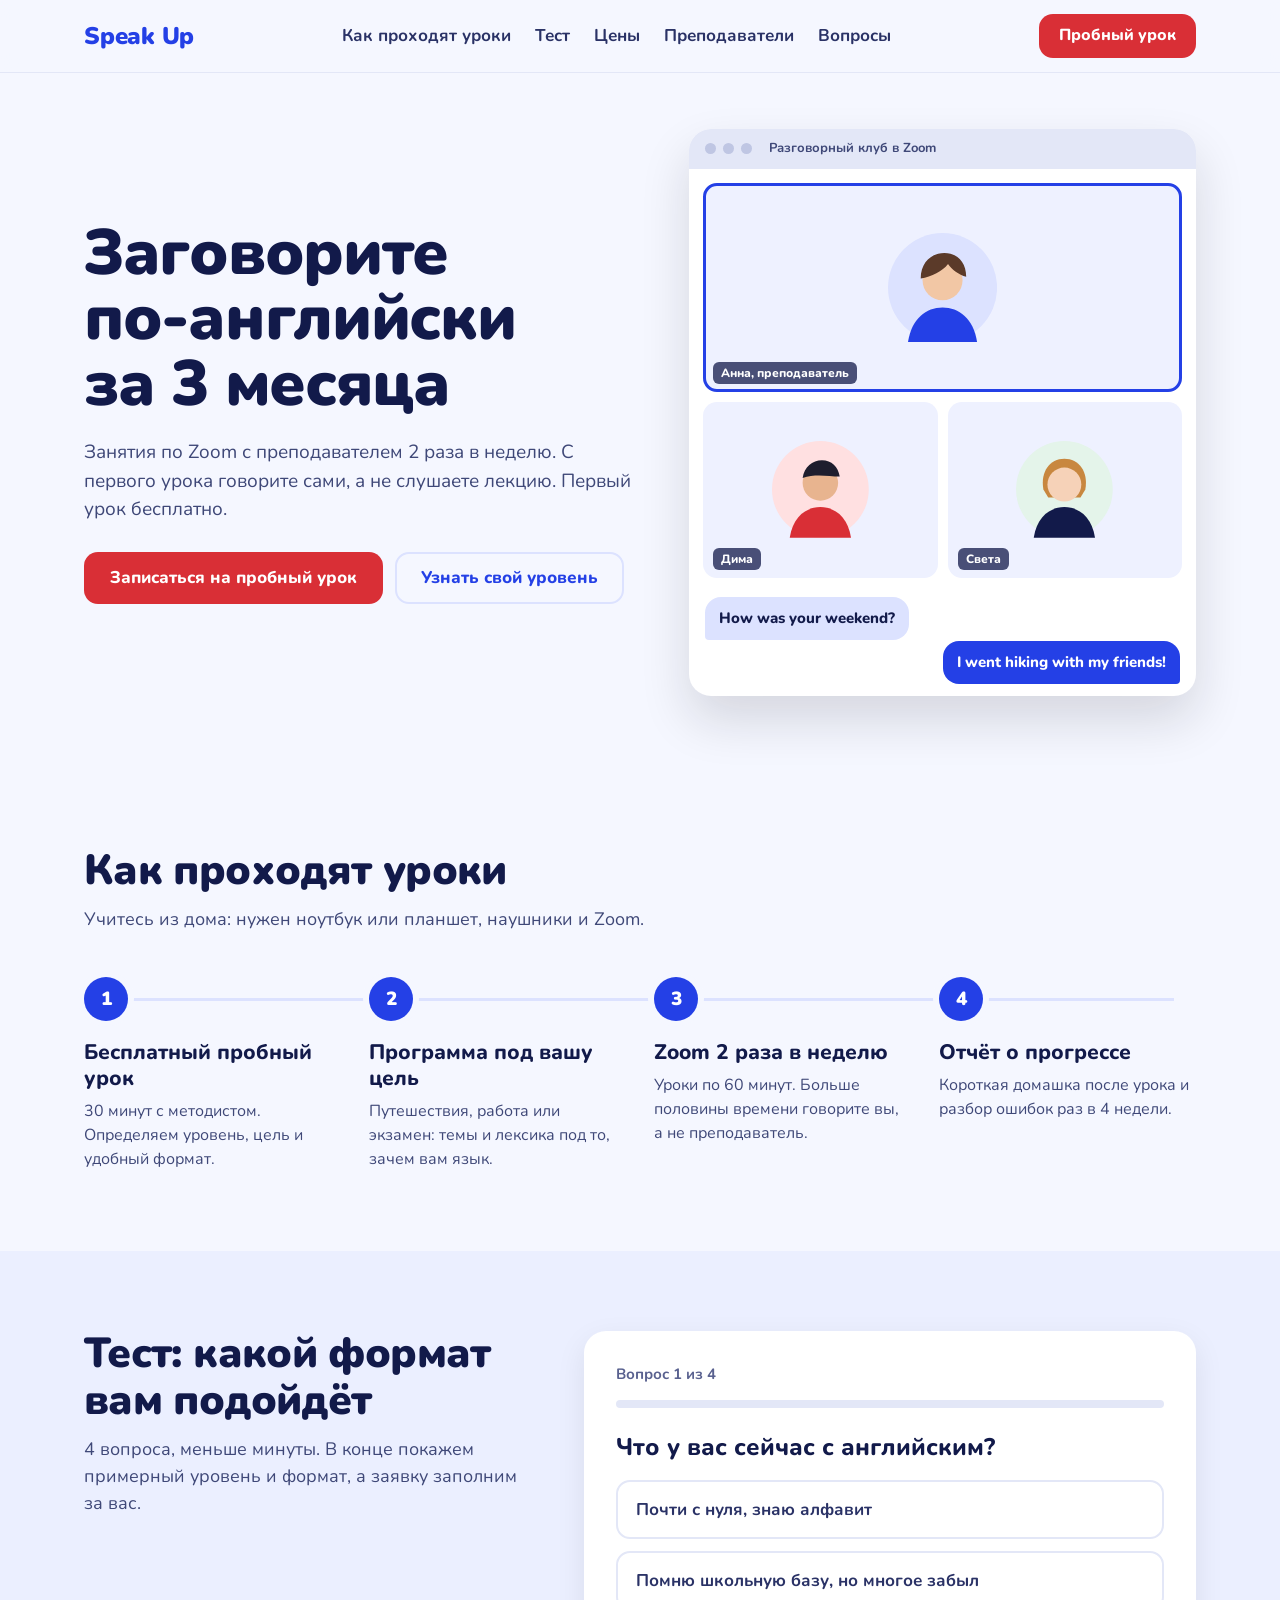
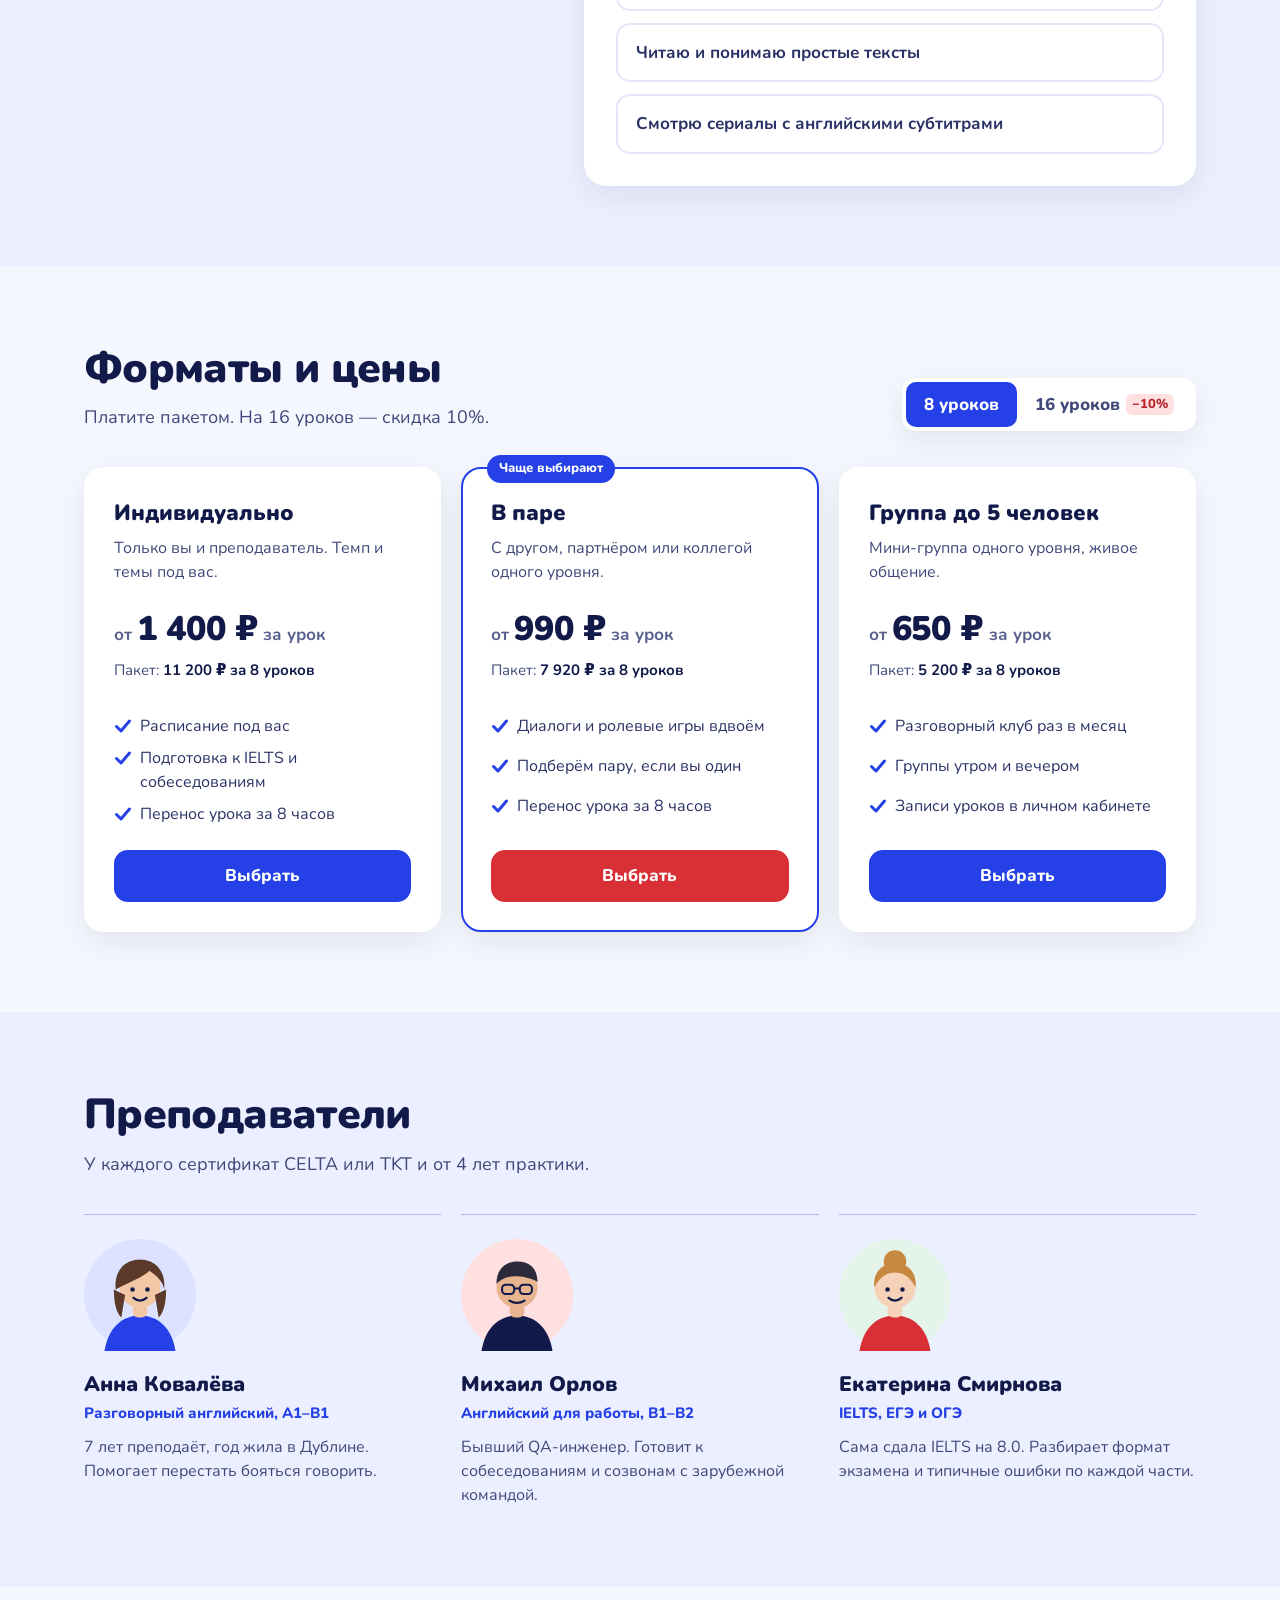
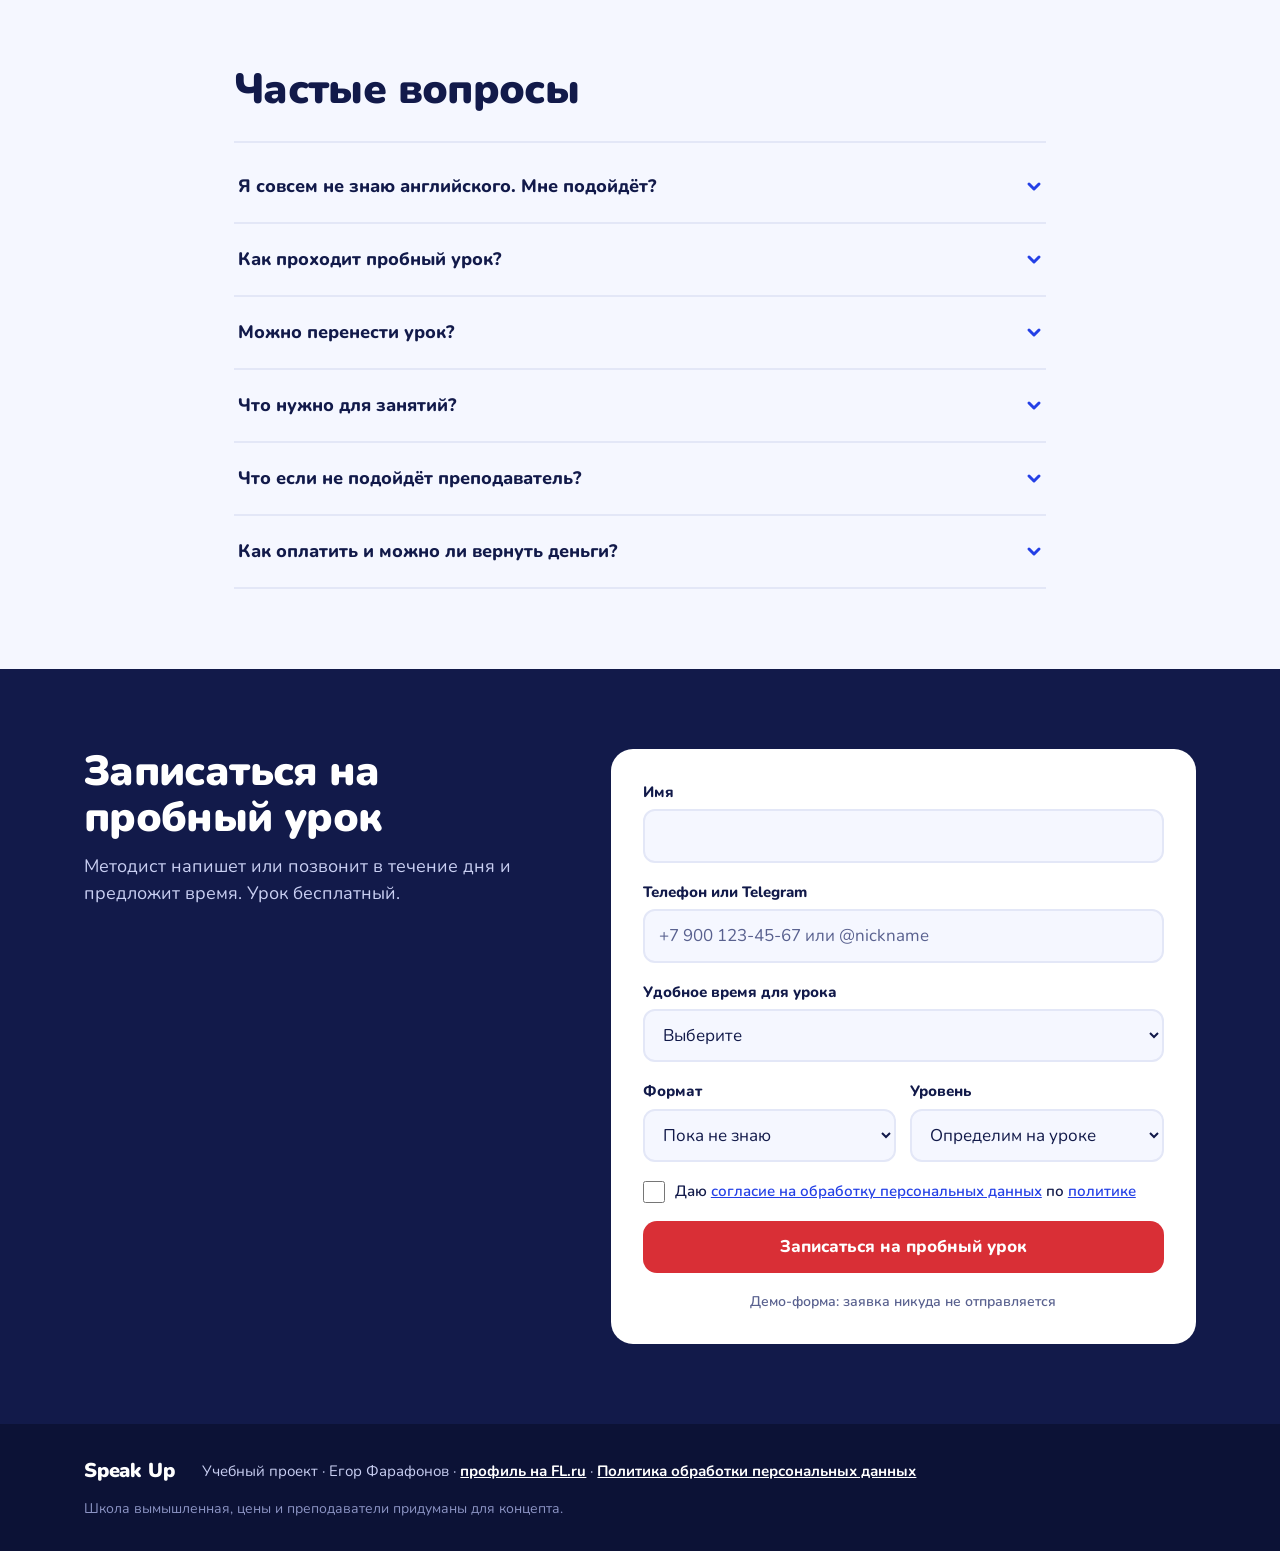
<file: index.html>
<!doctype html>
<html lang="ru">
<head>
  <meta charset="utf-8">
  <meta name="viewport" content="width=device-width, initial-scale=1">
  <title>Speak Up: английский по Zoom</title>
  <meta name="description" content="Английский по Zoom с преподавателем 2 раза в неделю. Индивидуально, в паре или в группе до 5 человек. Тест на уровень и бесплатный пробный урок.">
  <meta name="theme-color" content="#2440E6">
  <meta property="og:type" content="website">
  <meta property="og:locale" content="ru_RU">
  <meta property="og:site_name" content="Speak Up">
  <meta property="og:title" content="Speak Up — заговорите по-английски за 3 месяца">
  <meta property="og:description" content="Занятия по Zoom 2 раза в неделю. Пройдите тест из 4 вопросов и запишитесь на бесплатный пробный урок.">
  <meta property="og:url" content="https://xevorin.github.io/speakup-school/">
  <meta property="og:image" content="https://xevorin.github.io/speakup-school/screenshot.png">
  <meta name="twitter:card" content="summary_large_image">
  <link rel="icon" href="favicon.svg" type="image/svg+xml">
  <link rel="stylesheet" href="fonts/fonts.css">
  <link rel="stylesheet" href="css/style.css">
</head>
<body>
  <a class="skip" href="#main">Перейти к содержимому</a>

  <header class="header">
    <div class="wrap header__in">
      <a class="logo" href="#top" aria-label="Speak Up, на главную">Speak&nbsp;Up</a>
      <nav class="nav" aria-label="Разделы">
        <a href="#how">Как проходят уроки</a>
        <a href="#quiz">Тест</a>
        <a href="#prices">Цены</a>
        <a href="#teachers">Преподаватели</a>
        <a href="#faq">Вопросы</a>
      </nav>
      <a class="btn btn--red btn--sm" href="#signup">Пробный урок</a>
    </div>
  </header>

  <main id="main">
    <section class="hero" id="top" aria-labelledby="hero-title">
      <div class="wrap hero__in">
        <div class="hero__text">
          <h1 id="hero-title">Заговорите <span class="nowrap">по-английски</span> <span class="nowrap">за&nbsp;3&nbsp;месяца</span></h1>
          <p class="hero__lead">Занятия по Zoom с преподавателем 2 раза в неделю. С первого урока говорите сами, а не слушаете лекцию. Первый урок бесплатно.</p>
          <div class="hero__actions">
            <a class="btn btn--red" href="#signup">Записаться на пробный урок</a>
            <a class="btn btn--ghost" href="#quiz">Узнать свой уровень</a>
          </div>
        </div>

        <div class="call" aria-hidden="true">
          <div class="call__bar"><i></i><i></i><i></i><span>Разговорный клуб в Zoom</span></div>
          <div class="call__grid">
            <div class="tile tile--teacher">
              <svg viewBox="0 0 120 120" class="tile__ava"><circle cx="60" cy="60" r="60" fill="#DCE2FF"/><path d="M22 120c4-26 20-38 38-38s34 12 38 38z" fill="#2440E6"/><circle cx="60" cy="52" r="22" fill="#F2C7A5"/><path d="M36 50c0-18 12-28 26-28 14 0 24 10 24 26-8-2-16-8-20-14-6 8-18 14-30 16z" fill="#5B3A29"/></svg>
              <span class="tile__name">Анна, преподаватель</span>
            </div>
            <div class="tile">
              <svg viewBox="0 0 120 120" class="tile__ava"><circle cx="60" cy="60" r="60" fill="#FFE0E1"/><path d="M22 120c4-26 20-38 38-38s34 12 38 38z" fill="#D92F36"/><circle cx="60" cy="52" r="22" fill="#E8B48F"/><path d="M38 46c2-14 12-22 24-22s20 8 22 20c-14 0-30-4-46 2z" fill="#1E1E2E"/></svg>
              <span class="tile__name">Дима</span>
            </div>
            <div class="tile">
              <svg viewBox="0 0 120 120" class="tile__ava"><circle cx="60" cy="60" r="60" fill="#E4F4EA"/><path d="M22 120c4-26 20-38 38-38s34 12 38 38z" fill="#121A4A"/><path d="M34 60c-4-22 8-38 26-38s30 16 26 38l-6 10H40z" fill="#C8873F"/><circle cx="60" cy="54" r="21" fill="#F6D2B8"/></svg>
              <span class="tile__name">Света</span>
            </div>
          </div>
          <div class="bubble bubble--in">How was your weekend?</div>
          <div class="bubble bubble--out">I went hiking with my friends!</div>
        </div>
      </div>
    </section>

    <section class="section" id="how" aria-labelledby="how-title">
      <div class="wrap">
        <h2 id="how-title" class="h2">Как проходят уроки</h2>
        <p class="sub">Учитесь из дома: нужен ноутбук или планшет, наушники и Zoom.</p>
        <ol class="steps">
          <li class="step">
            <span class="step__n">1</span>
            <h3>Бесплатный пробный урок</h3>
            <p>30 минут с методистом. Определяем уровень, цель и удобный формат.</p>
          </li>
          <li class="step">
            <span class="step__n">2</span>
            <h3>Программа под вашу цель</h3>
            <p>Путешествия, работа или экзамен: темы и лексика под то, зачем вам язык.</p>
          </li>
          <li class="step">
            <span class="step__n">3</span>
            <h3>Zoom 2 раза в неделю</h3>
            <p>Уроки по 60 минут. Больше половины времени говорите вы, а не преподаватель.</p>
          </li>
          <li class="step">
            <span class="step__n">4</span>
            <h3>Отчёт о прогрессе</h3>
            <p>Короткая домашка после урока и разбор ошибок раз в 4 недели.</p>
          </li>
        </ol>
      </div>
    </section>

    <section class="section section--soft" id="quiz" aria-labelledby="quiz-title">
      <div class="wrap quiz-wrap">
        <div class="quiz-intro">
          <h2 id="quiz-title" class="h2">Тест: какой формат вам подойдёт</h2>
          <p class="sub">4 вопроса, меньше минуты. В конце покажем примерный уровень и формат, а заявку заполним за вас.</p>
        </div>
        <div class="quiz" id="quiz-app">
          <noscript><p>Тест работает с включённым JavaScript. Можно сразу <a href="#signup">записаться на пробный урок</a>.</p></noscript>
        </div>
      </div>
    </section>

    <section class="section" id="prices" aria-labelledby="prices-title">
      <div class="wrap">
        <div class="prices-head">
          <div>
            <h2 id="prices-title" class="h2">Форматы и цены</h2>
            <p class="sub">Платите пакетом. На 16 уроков — скидка 10%.</p>
          </div>
          <fieldset class="toggle">
            <legend class="sr-only">Размер пакета</legend>
            <input type="radio" name="pack" id="pack-8" value="8" checked>
            <label for="pack-8">8 уроков</label>
            <input type="radio" name="pack" id="pack-16" value="16">
            <label for="pack-16">16 уроков <span class="toggle__tag">−10%</span></label>
          </fieldset>
        </div>

        <div class="plans">
          <article class="plan" data-format="individual">
            <h3>Индивидуально</h3>
            <p class="plan__desc">Только вы и преподаватель. Темп и темы под вас.</p>
            <p class="plan__price"><span class="plan__from">от</span> <b data-per>1&nbsp;400&nbsp;₽</b> <span>за урок</span></p>
            <p class="plan__total" aria-live="polite">Пакет: <b data-total>11&nbsp;200&nbsp;₽</b> <span data-saving></span></p>
            <ul class="plan__list">
              <li>Расписание под вас</li>
              <li>Подготовка к IELTS и собеседованиям</li>
              <li>Перенос урока за 8 часов</li>
            </ul>
            <a class="btn btn--blue" href="#signup" data-pick="individual">Выбрать</a>
          </article>

          <article class="plan plan--hit" data-format="pair">
            <span class="plan__badge">Чаще выбирают</span>
            <h3>В паре</h3>
            <p class="plan__desc">С другом, партнёром или коллегой одного уровня.</p>
            <p class="plan__price"><span class="plan__from">от</span> <b data-per>990&nbsp;₽</b> <span>за урок</span></p>
            <p class="plan__total" aria-live="polite">Пакет: <b data-total>7&nbsp;920&nbsp;₽</b> <span data-saving></span></p>
            <ul class="plan__list">
              <li>Диалоги и ролевые игры вдвоём</li>
              <li>Подберём пару, если вы один</li>
              <li>Перенос урока за 8 часов</li>
            </ul>
            <a class="btn btn--red" href="#signup" data-pick="pair">Выбрать</a>
          </article>

          <article class="plan" data-format="group">
            <h3>Группа до 5 человек</h3>
            <p class="plan__desc">Мини-группа одного уровня, живое общение.</p>
            <p class="plan__price"><span class="plan__from">от</span> <b data-per>650&nbsp;₽</b> <span>за урок</span></p>
            <p class="plan__total" aria-live="polite">Пакет: <b data-total>5&nbsp;200&nbsp;₽</b> <span data-saving></span></p>
            <ul class="plan__list">
              <li>Разговорный клуб раз в месяц</li>
              <li>Группы утром и вечером</li>
              <li>Записи уроков в личном кабинете</li>
            </ul>
            <a class="btn btn--blue" href="#signup" data-pick="group">Выбрать</a>
          </article>
        </div>
      </div>
    </section>

    <section class="section section--soft" id="teachers" aria-labelledby="teachers-title">
      <div class="wrap">
        <h2 id="teachers-title" class="h2">Преподаватели</h2>
        <p class="sub">У каждого сертификат CELTA или TKT и от 4 лет практики.</p>
        <div class="teachers">
          <article class="teacher">
            <svg class="teacher__ava" viewBox="0 0 120 120" role="img" aria-label="Иллюстрация: Анна Ковалёва">
              <circle cx="60" cy="60" r="60" fill="#DCE2FF"/>
              <path d="M22 120c4-26 20-38 38-38s34 12 38 38z" fill="#2440E6"/>
              <rect x="52" y="70" width="16" height="14" rx="6" fill="#F2C7A5"/>
              <circle cx="60" cy="52" r="22" fill="#F2C7A5"/>
              <path d="M34 54c-2-20 10-32 26-32s28 12 26 32c-2-10-10-16-16-20-8 8-22 12-36 20z" fill="#5B3A29"/>
              <path d="M32 54c0 18 4 26 8 30l4-24zM88 54c0 18-4 26-8 30l-4-24z" fill="#5B3A29"/>
              <circle cx="52" cy="54" r="2.4" fill="#121A4A"/><circle cx="68" cy="54" r="2.4" fill="#121A4A"/>
              <path d="M53 63q7 6 14 0" stroke="#121A4A" stroke-width="2.4" fill="none" stroke-linecap="round"/>
            </svg>
            <h3>Анна Ковалёва</h3>
            <p class="teacher__role">Разговорный английский, A1–B1</p>
            <p>7 лет преподаёт, год жила в Дублине. Помогает перестать бояться говорить.</p>
          </article>
          <article class="teacher">
            <svg class="teacher__ava" viewBox="0 0 120 120" role="img" aria-label="Иллюстрация: Михаил Орлов">
              <circle cx="60" cy="60" r="60" fill="#FFE0E1"/>
              <path d="M22 120c4-26 20-38 38-38s34 12 38 38z" fill="#121A4A"/>
              <rect x="52" y="70" width="16" height="14" rx="6" fill="#E8B48F"/>
              <circle cx="60" cy="52" r="22" fill="#E8B48F"/>
              <path d="M38 48c0-16 10-24 22-24 14 0 22 8 22 22-6-4-16-6-24-6s-14 2-20 8z" fill="#2A2A3A"/>
              <rect x="44" y="49" width="13" height="10" rx="4" fill="none" stroke="#121A4A" stroke-width="2.2"/>
              <rect x="63" y="49" width="13" height="10" rx="4" fill="none" stroke="#121A4A" stroke-width="2.2"/>
              <path d="M57 53h6" stroke="#121A4A" stroke-width="2.2"/>
              <path d="M52 66q8 5 16 0" stroke="#121A4A" stroke-width="2.4" fill="none" stroke-linecap="round"/>
            </svg>
            <h3>Михаил Орлов</h3>
            <p class="teacher__role">Английский для работы, B1–B2</p>
            <p>Бывший QA-инженер. Готовит к собеседованиям и созвонам с зарубежной командой.</p>
          </article>
          <article class="teacher">
            <svg class="teacher__ava" viewBox="0 0 120 120" role="img" aria-label="Иллюстрация: Екатерина Смирнова">
              <circle cx="60" cy="60" r="60" fill="#E4F4EA"/>
              <path d="M22 120c4-26 20-38 38-38s34 12 38 38z" fill="#D92F36"/>
              <circle cx="60" cy="24" r="12" fill="#C8873F"/>
              <rect x="52" y="70" width="16" height="14" rx="6" fill="#F6D2B8"/>
              <circle cx="60" cy="52" r="22" fill="#F6D2B8"/>
              <path d="M38 52c-2-16 8-26 22-26s24 10 22 26c-6-12-14-16-22-16s-16 4-22 16z" fill="#C8873F"/>
              <circle cx="52" cy="54" r="2.4" fill="#121A4A"/><circle cx="68" cy="54" r="2.4" fill="#121A4A"/>
              <path d="M53 63q7 6 14 0" stroke="#121A4A" stroke-width="2.4" fill="none" stroke-linecap="round"/>
            </svg>
            <h3>Екатерина Смирнова</h3>
            <p class="teacher__role">IELTS, ЕГЭ и ОГЭ</p>
            <p>Сама сдала IELTS на 8.0. Разбирает формат экзамена и типичные ошибки по каждой части.</p>
          </article>
        </div>
      </div>
    </section>

    <section class="section" id="faq" aria-labelledby="faq-title">
      <div class="wrap faq-wrap">
        <h2 id="faq-title" class="h2">Частые вопросы</h2>
        <div class="faq">
          <div class="faq__item">
            <h3 class="faq__q"><button type="button" aria-expanded="false" aria-controls="faq-1" id="faq-1-btn">Я совсем не знаю английского. Мне подойдёт?</button></h3>
            <div class="faq__a" id="faq-1" role="region" aria-labelledby="faq-1-btn" hidden><p>Да. Для уровня A1 есть отдельная программа: начинаем с простых фраз о себе и бытовых ситуаций. Грамматику объясняем на русском, пока это нужно.</p></div>
          </div>
          <div class="faq__item">
            <h3 class="faq__q"><button type="button" aria-expanded="false" aria-controls="faq-2" id="faq-2-btn">Как проходит пробный урок?</button></h3>
            <div class="faq__a" id="faq-2" role="region" aria-labelledby="faq-2-btn" hidden><p>30 минут в Zoom с методистом. Немного поговорим, вы выполните пару заданий, а мы подскажем уровень и формат. Урок бесплатный и ни к чему не обязывает.</p></div>
          </div>
          <div class="faq__item">
            <h3 class="faq__q"><button type="button" aria-expanded="false" aria-controls="faq-3" id="faq-3-btn">Можно перенести урок?</button></h3>
            <div class="faq__a" id="faq-3" role="region" aria-labelledby="faq-3-btn" hidden><p>Индивидуальный и парный урок переносится бесплатно, если предупредить за 8 часов. Групповой урок не переносится, но вы получите запись и домашнее задание.</p></div>
          </div>
          <div class="faq__item">
            <h3 class="faq__q"><button type="button" aria-expanded="false" aria-controls="faq-4" id="faq-4-btn">Что нужно для занятий?</button></h3>
            <div class="faq__a" id="faq-4" role="region" aria-labelledby="faq-4-btn" hidden><p>Ноутбук, планшет или телефон с Zoom, наушники с микрофоном и стабильный интернет. Учебники не нужны, все материалы присылаем в личный кабинет.</p></div>
          </div>
          <div class="faq__item">
            <h3 class="faq__q"><button type="button" aria-expanded="false" aria-controls="faq-5" id="faq-5-btn">Что если не подойдёт преподаватель?</button></h3>
            <div class="faq__a" id="faq-5" role="region" aria-labelledby="faq-5-btn" hidden><p>Напишите куратору, и мы подберём другого преподавателя к следующему уроку. Замена бесплатная, оставшиеся уроки пакета сохранятся.</p></div>
          </div>
          <div class="faq__item">
            <h3 class="faq__q"><button type="button" aria-expanded="false" aria-controls="faq-6" id="faq-6-btn">Как оплатить и можно ли вернуть деньги?</button></h3>
            <div class="faq__a" id="faq-6" role="region" aria-labelledby="faq-6-btn" hidden><p>Оплата картой за пакет из 8 или 16 уроков. Если решите остановиться, вернём деньги за уроки, которые ещё не прошли.</p></div>
          </div>
        </div>
      </div>
    </section>

    <section class="section section--ink" id="signup" aria-labelledby="signup-title">
      <div class="wrap signup">
        <div class="signup__text">
          <h2 id="signup-title" class="h2">Записаться на пробный урок</h2>
          <p class="sub">Методист напишет или позвонит в течение дня и предложит время. Урок бесплатный.</p>
          <p class="signup__rec" id="signup-rec" hidden></p>
        </div>

        <div class="form-box">
          <form class="form" id="lead-form" novalidate>
            <div class="field">
              <label for="f-name">Имя</label>
              <input id="f-name" name="name" type="text" autocomplete="given-name" aria-describedby="f-name-err" required>
              <p class="field__err" id="f-name-err"></p>
            </div>
            <div class="field">
              <label for="f-contact">Телефон или Telegram</label>
              <input id="f-contact" name="contact" type="text" inputmode="text" autocomplete="tel" placeholder="+7 900 123-45-67 или @nickname" aria-describedby="f-contact-err" required>
              <p class="field__err" id="f-contact-err"></p>
            </div>
            <div class="field">
              <label for="f-time">Удобное время для урока</label>
              <select id="f-time" name="time" aria-describedby="f-time-err" required>
                <option value="">Выберите</option>
                <option>Утро, 8:00–12:00</option>
                <option>День, 12:00–18:00</option>
                <option>Вечер, 18:00–22:00</option>
                <option>Выходные</option>
              </select>
              <p class="field__err" id="f-time-err"></p>
            </div>
            <div class="field-row">
              <div class="field">
                <label for="f-format">Формат</label>
                <select id="f-format" name="format">
                  <option value="">Пока не знаю</option>
                  <option value="individual">Индивидуально</option>
                  <option value="pair">В паре</option>
                  <option value="group">Группа до 5 человек</option>
                </select>
              </div>
              <div class="field">
                <label for="f-level">Уровень</label>
                <select id="f-level" name="level">
                  <option value="">Определим на уроке</option>
                  <option value="A1">A1</option>
                  <option value="A2">A2</option>
                  <option value="B1">B1</option>
                  <option value="B2">B2</option>
                </select>
              </div>
            </div>
            <div class="field field--check">
              <input id="f-consent" name="consent" type="checkbox" aria-describedby="f-consent-err">
              <label for="f-consent">Даю <a href="consent.html" target="_blank" rel="noopener">согласие на обработку персональных данных</a> по <a href="privacy.html" target="_blank" rel="noopener">политике</a></label>
              <p class="field__err" id="f-consent-err"></p>
            </div>
            <button class="btn btn--red btn--full" type="submit">Записаться на пробный урок</button>
            <p class="form__demo">Демо-форма: заявка никуда не отправляется</p>
          </form>

          <div class="success" id="lead-success" tabindex="-1" hidden>
            <svg viewBox="0 0 64 64" width="64" height="64" aria-hidden="true"><circle cx="32" cy="32" r="32" fill="#DCE2FF"/><path d="M19 33l9 9 17-19" stroke="#2440E6" stroke-width="6" fill="none" stroke-linecap="round" stroke-linejoin="round"/></svg>
            <h3>Заявка принята</h3>
            <p id="lead-success-text">Методист свяжется с вами в течение дня.</p>
            <p class="form__demo">Демо-форма: заявка никуда не отправляется</p>
            <button class="btn btn--ghost" type="button" id="lead-again">Заполнить ещё раз</button>
          </div>
        </div>
      </div>
    </section>
  </main>

  <footer class="footer">
    <div class="wrap footer__in">
      <span class="logo logo--sm">Speak&nbsp;Up</span>
      <p>Учебный проект · Егор Фарафонов · <a href="https://www.fl.ru/users/farafonovegor07/">профиль на FL.ru</a> · <a href="privacy.html">Политика обработки персональных данных</a></p>
      <p class="footer__note">Школа вымышленная, цены и преподаватели придуманы для концепта.</p>
    </div>
  </footer>

  <script src="js/quiz.js"></script>
  <script src="js/pricing.js"></script>
  <script src="js/main.js"></script>
</body>
</html>
</file>
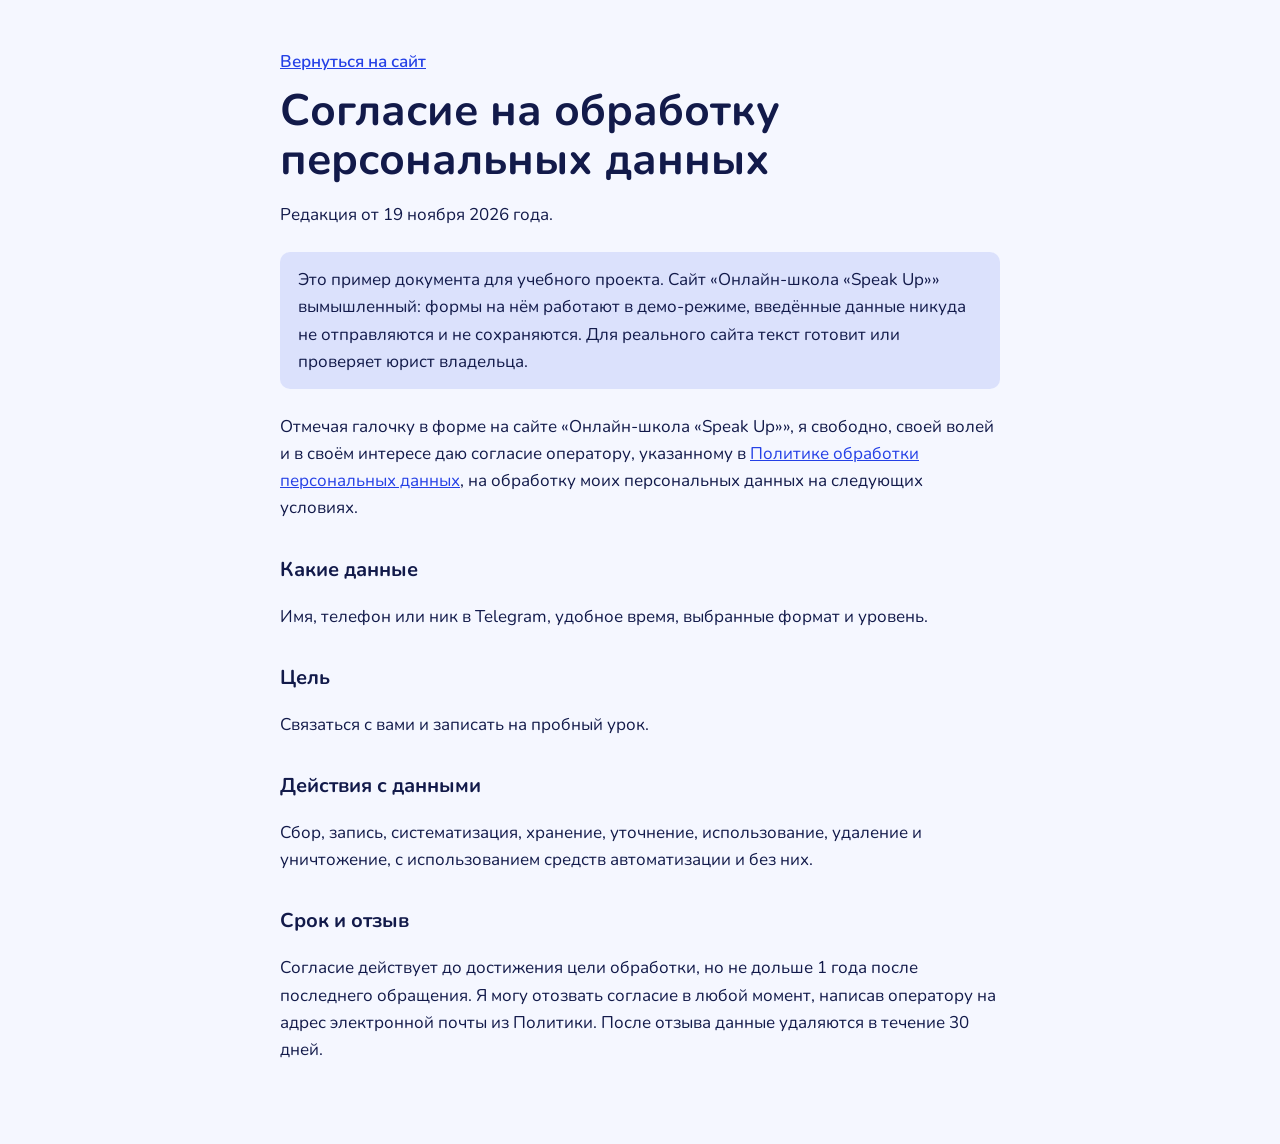
<file: consent.html>
<!doctype html>
<html lang="ru"><head><meta charset="utf-8"><meta name="viewport" content="width=device-width,initial-scale=1">
<title>Согласие на обработку персональных данных — Онлайн-школа «Speak Up»</title><meta name="robots" content="noindex">
<link rel="stylesheet" href="fonts/fonts.css">
<style>
:root{--bg:#F5F7FF;--ink:#121A4A;--acc:#2440E6}
*{box-sizing:border-box}
body{margin:0;background:var(--bg);color:var(--ink);font:17px/1.6 Nunito,system-ui,sans-serif}
main{max-width:760px;margin:0 auto;padding:48px 20px 64px}
a{color:var(--acc)} a:focus-visible{outline:3px solid var(--acc);outline-offset:3px}
h1{font-family:'Nunito',serif;font-size:clamp(30px,6vw,44px);line-height:1.1;margin:12px 0 8px}
h2{font-size:20px;margin:32px 0 6px}
.note{padding:14px 18px;margin:24px 0;border-radius:10px;background:color-mix(in srgb,var(--acc) 12%,transparent)}
.back{font-weight:600}
</style></head><body><main>
<a class="back" href="./">Вернуться на сайт</a>
<h1>Согласие на обработку персональных данных</h1>
<p>Редакция от 19 ноября 2026 года.</p>
<p class="note">Это пример документа для учебного проекта. Сайт «Онлайн-школа «Speak Up»» вымышленный: формы на нём работают в демо-режиме, введённые данные никуда не отправляются и не сохраняются. Для реального сайта текст готовит или проверяет юрист владельца.</p>

<p>Отмечая галочку в форме на сайте «Онлайн-школа «Speak Up»», я свободно, своей волей и в своём интересе даю согласие оператору, указанному в <a href="privacy.html">Политике обработки персональных данных</a>, на обработку моих персональных данных на следующих условиях.</p>
<h2>Какие данные</h2>
<p>Имя, телефон или ник в Telegram, удобное время, выбранные формат и уровень.</p>
<h2>Цель</h2>
<p>Связаться с вами и записать на пробный урок.</p>
<h2>Действия с данными</h2>
<p>Сбор, запись, систематизация, хранение, уточнение, использование, удаление и уничтожение, с использованием средств автоматизации и без них.</p>
<h2>Срок и отзыв</h2>
<p>Согласие действует до достижения цели обработки, но не дольше 1 года после последнего обращения. Я могу отозвать согласие в любой момент, написав оператору на адрес электронной почты из Политики. После отзыва данные удаляются в течение 30 дней.</p>
</main></body></html>
</file>
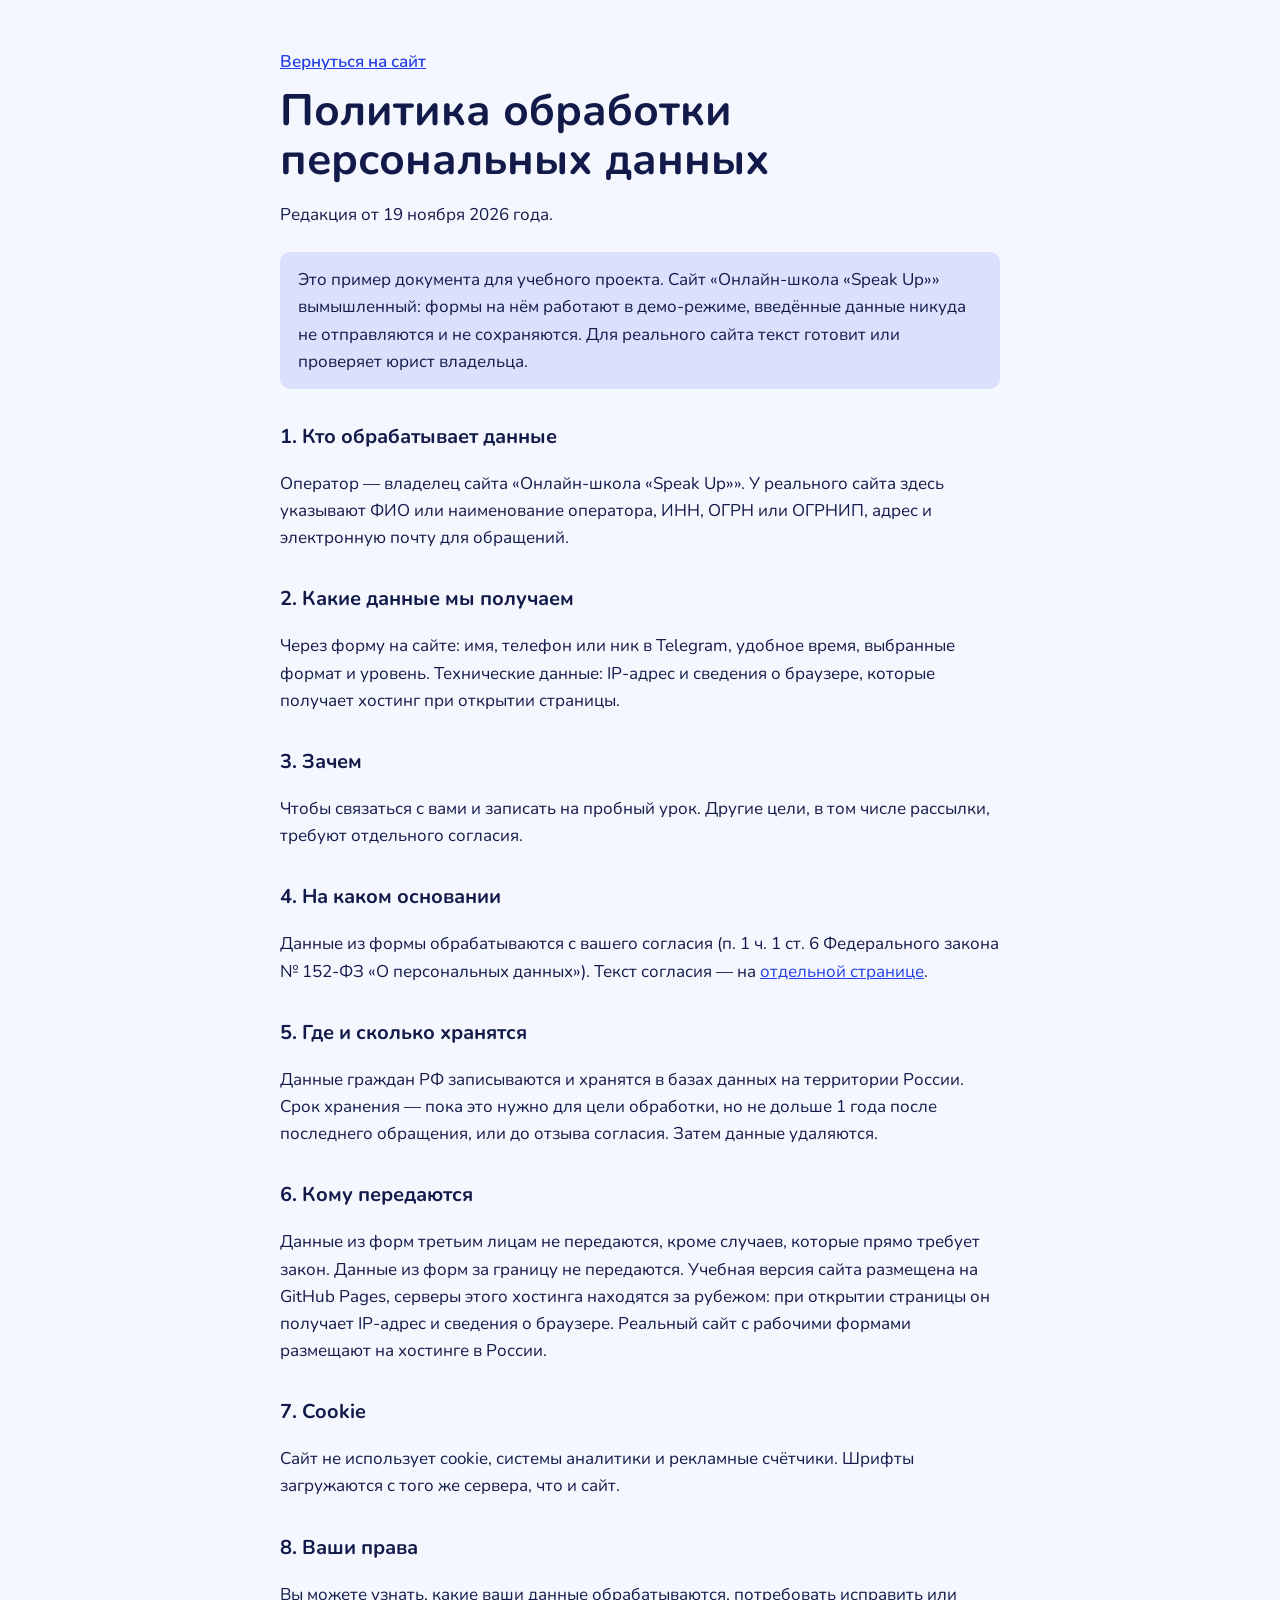
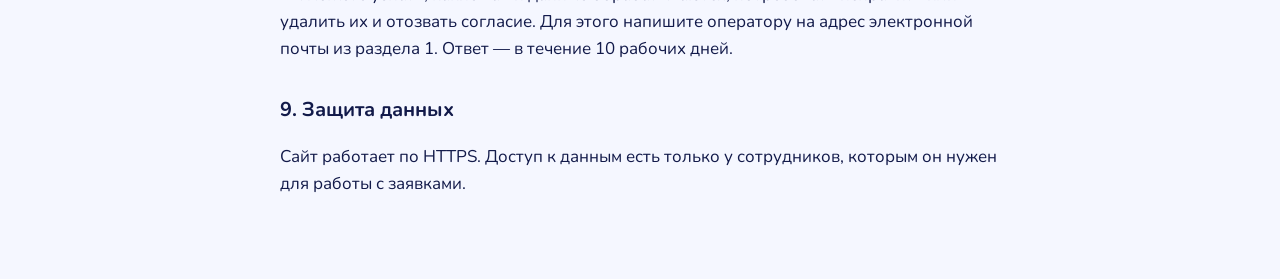
<file: privacy.html>
<!doctype html>
<html lang="ru"><head><meta charset="utf-8"><meta name="viewport" content="width=device-width,initial-scale=1">
<title>Политика обработки персональных данных — Онлайн-школа «Speak Up»</title><meta name="robots" content="noindex">
<link rel="stylesheet" href="fonts/fonts.css">
<style>
:root{--bg:#F5F7FF;--ink:#121A4A;--acc:#2440E6}
*{box-sizing:border-box}
body{margin:0;background:var(--bg);color:var(--ink);font:17px/1.6 Nunito,system-ui,sans-serif}
main{max-width:760px;margin:0 auto;padding:48px 20px 64px}
a{color:var(--acc)} a:focus-visible{outline:3px solid var(--acc);outline-offset:3px}
h1{font-family:'Nunito',serif;font-size:clamp(30px,6vw,44px);line-height:1.1;margin:12px 0 8px}
h2{font-size:20px;margin:32px 0 6px}
.note{padding:14px 18px;margin:24px 0;border-radius:10px;background:color-mix(in srgb,var(--acc) 12%,transparent)}
.back{font-weight:600}
</style></head><body><main>
<a class="back" href="./">Вернуться на сайт</a>
<h1>Политика обработки персональных данных</h1>
<p>Редакция от 19 ноября 2026 года.</p>
<p class="note">Это пример документа для учебного проекта. Сайт «Онлайн-школа «Speak Up»» вымышленный: формы на нём работают в демо-режиме, введённые данные никуда не отправляются и не сохраняются. Для реального сайта текст готовит или проверяет юрист владельца.</p>

<h2>1. Кто обрабатывает данные</h2>
<p>Оператор — владелец сайта «Онлайн-школа «Speak Up»». У реального сайта здесь указывают ФИО или наименование оператора, ИНН, ОГРН или ОГРНИП, адрес и электронную почту для обращений.</p>
<h2>2. Какие данные мы получаем</h2>
<p>Через форму на сайте: имя, телефон или ник в Telegram, удобное время, выбранные формат и уровень. Технические данные: IP-адрес и сведения о браузере, которые получает хостинг при открытии страницы.</p>
<h2>3. Зачем</h2>
<p>Чтобы связаться с вами и записать на пробный урок. Другие цели, в том числе рассылки, требуют отдельного согласия.</p>
<h2>4. На каком основании</h2>
<p>Данные из формы обрабатываются с вашего согласия (п. 1 ч. 1 ст. 6 Федерального закона № 152-ФЗ «О персональных данных»). Текст согласия — на <a href="consent.html">отдельной странице</a>.</p>
<h2>5. Где и сколько хранятся</h2>
<p>Данные граждан РФ записываются и хранятся в базах данных на территории России. Срок хранения — пока это нужно для цели обработки, но не дольше 1 года после последнего обращения, или до отзыва согласия. Затем данные удаляются.</p>
<h2>6. Кому передаются</h2>
<p>Данные из форм третьим лицам не передаются, кроме случаев, которые прямо требует закон. Данные из форм за границу не передаются. Учебная версия сайта размещена на GitHub Pages, серверы этого хостинга находятся за рубежом: при открытии страницы он получает IP-адрес и сведения о браузере. Реальный сайт с рабочими формами размещают на хостинге в России.</p>
<h2>7. Cookie</h2>
<p>Сайт не использует cookie, системы аналитики и рекламные счётчики. Шрифты загружаются с того же сервера, что и сайт.</p>
<h2>8. Ваши права</h2>
<p>Вы можете узнать, какие ваши данные обрабатываются, потребовать исправить или удалить их и отозвать согласие. Для этого напишите оператору на адрес электронной почты из раздела 1. Ответ — в течение 10 рабочих дней.</p>
<h2>9. Защита данных</h2>
<p>Сайт работает по HTTPS. Доступ к данным есть только у сотрудников, которым он нужен для работы с заявками.</p>
</main></body></html>
</file>
<file: fonts/fonts.css>
/* Self-hosted fonts (SIL Open Font License 1.1), files from @fontsource-variable 5.3.0 */

/* nunito-cyrillic-wght-normal */
@font-face {
  font-family: 'Nunito';
  font-style: normal;
  font-display: swap;
  font-weight: 200 1000;
  src: url(./nunito-cyrillic-wght-normal.woff2) format('woff2-variations');
  unicode-range: U+0301,U+0400-045F,U+0490-0491,U+04B0-04B1,U+2116;
}

/* nunito-latin-wght-normal */
@font-face {
  font-family: 'Nunito';
  font-style: normal;
  font-display: swap;
  font-weight: 200 1000;
  src: url(./nunito-latin-wght-normal.woff2) format('woff2-variations');
  unicode-range: U+0000-00FF,U+0131,U+0152-0153,U+02BB-02BC,U+02C6,U+02DA,U+02DC,U+0304,U+0308,U+0329,U+2000-206F,U+20AC,U+2122,U+2191,U+2193,U+2212,U+2215,U+FEFF,U+FFFD;
}
</file>
<file: css/style.css>
:root {
  --bg: #F5F7FF;
  --ink: #121A4A;
  --ink-2: #3F4878;
  --muted: #59618F;
  --blue: #2440E6;
  --blue-d: #1A31C2;
  --red: #D92F36;
  --red-d: #B8232A;
  --soft: #DCE2FF;
  --line: #E3E7F7;
  --white: #fff;
  --radius: 20px;
  --shadow: 0 10px 30px rgba(20, 22, 30, .08);
  --focus: 0 0 0 3px var(--bg), 0 0 0 6px var(--blue);
}

*, *::before, *::after { box-sizing: border-box; }
* { margin: 0; }
html { scroll-behavior: smooth; scroll-padding-top: 84px; -webkit-text-size-adjust: 100%; }
body {
  background: var(--bg);
  color: var(--ink);
  font-family: Nunito, system-ui, -apple-system, "Segoe UI", sans-serif;
  font-size: 17px;
  line-height: 1.5;
}
img, svg { display: block; max-width: 100%; }
a { color: var(--blue); }
button, input, select { font: inherit; color: inherit; }
ul, ol { padding: 0; list-style: none; }

:focus-visible { outline: 3px solid var(--blue); outline-offset: 3px; border-radius: 6px; }
.section--ink :focus-visible, .btn--red:focus-visible { outline-color: #FFD25E; }

.sr-only {
  position: absolute; width: 1px; height: 1px; padding: 0; margin: -1px;
  overflow: hidden; clip: rect(0 0 0 0); white-space: nowrap; border: 0;
}
.skip {
  position: absolute; left: 16px; top: -60px; z-index: 100;
  background: var(--ink); color: #fff; padding: 10px 16px; border-radius: 10px; font-weight: 800;
}
.skip:focus { top: 12px; }

.wrap { width: 100%; max-width: 1160px; margin: 0 auto; padding: 0 24px; }

/* Buttons */
.btn {
  display: inline-flex; align-items: center; justify-content: center; gap: 8px;
  min-height: 52px; padding: 14px 24px; border-radius: 14px; border: 2px solid transparent;
  font-weight: 800; font-size: 17px; line-height: 1.2; text-decoration: none; text-align: center;
  cursor: pointer; transition: background-color .2s, border-color .2s, transform .2s;
}
.btn:active { transform: translateY(1px); }
.btn--red { background: var(--red); color: #fff; }
.btn--red:hover { background: var(--red-d); }
.btn--blue { background: var(--blue); color: #fff; }
.btn--blue:hover { background: var(--blue-d); }
.btn--ghost { background: transparent; color: var(--blue); border-color: var(--soft); }
.btn--ghost:hover { border-color: var(--blue); }
.btn--sm { min-height: 44px; padding: 10px 18px; font-size: 16px; }
.btn--full { width: 100%; }

/* Header */
.header {
  position: sticky; top: 0; z-index: 50;
  background: rgba(245, 247, 255, .92);
  backdrop-filter: saturate(1.4) blur(10px);
  border-bottom: 1px solid var(--line);
}
.header__in { display: flex; align-items: center; justify-content: space-between; gap: 24px; min-height: 72px; }
.logo { font-weight: 900; font-size: 24px; color: var(--blue); text-decoration: none; letter-spacing: -.01em; }
.logo--sm { font-size: 20px; }
.nav { display: flex; gap: 24px; }
.nav a { color: #2A3266; font-weight: 700; text-decoration: none; padding: 6px 0; }
.nav a:hover { color: var(--blue); }

/* Hero */
.hero { padding: 56px 0 72px; }
.hero__in { display: grid; grid-template-columns: 1.1fr 1fr; gap: 48px; align-items: center; }
h1 { font-weight: 900; font-size: clamp(38px, 6vw, 64px); line-height: 1.03; letter-spacing: -.02em; }
.hero__lead { margin-top: 20px; font-size: 19px; color: var(--ink-2); max-width: 34em; }
.hero__actions { margin-top: 28px; display: flex; flex-wrap: wrap; gap: 12px; }

.call { background: var(--white); border-radius: 22px; box-shadow: 0 24px 50px rgba(20, 22, 30, .14); overflow: hidden; position: relative; padding-bottom: 104px; }
.call__bar { min-height: 38px; background: var(--line); display: flex; align-items: center; gap: 7px; padding: 10px 16px; }
.call__bar i { width: 11px; height: 11px; border-radius: 50%; background: #BFC6E3; }
.call__bar span { margin-left: 10px; font-size: 13px; color: var(--ink-2); font-weight: 700; }
.call__grid { display: grid; grid-template-columns: 1fr 1fr; gap: 10px; padding: 14px; }
.tile { background: #EEF1FF; border-radius: 14px; aspect-ratio: 4 / 3; display: grid; place-items: center; position: relative; padding: 12px; }
.tile--teacher { grid-column: span 2; aspect-ratio: 16 / 7; outline: 3px solid var(--blue); outline-offset: -3px; }
.tile__ava { width: 46%; max-width: 120px; }
.tile--teacher .tile__ava { width: 24%; }
.tile__name { position: absolute; left: 10px; bottom: 8px; font-size: 12px; font-weight: 800; background: rgba(18, 26, 74, .75); color: #fff; padding: 2px 8px; border-radius: 6px; }
.bubble { position: absolute; font-weight: 800; font-size: 15px; padding: 10px 14px; border-radius: 16px; max-width: 70%; }
.bubble--in { left: 16px; bottom: 56px; background: var(--soft); color: var(--ink); border-bottom-left-radius: 4px; }
.bubble--out { right: 16px; bottom: 12px; background: var(--blue); color: #fff; border-bottom-right-radius: 4px; }

/* Sections */
.section { padding: 80px 0; }
.section--soft { background: #EBEFFF; }
.section--ink { background: var(--ink); color: #fff; }
.h2 { font-weight: 900; font-size: clamp(30px, 4vw, 42px); line-height: 1.1; letter-spacing: -.015em; }
.sub { margin-top: 12px; color: var(--ink-2); font-size: 18px; max-width: 40em; }
.section--ink .sub { color: #C9CFF2; }

.steps { margin-top: 44px; display: grid; grid-template-columns: repeat(4, 1fr); gap: 28px; position: relative; }
.steps::before { content: ""; position: absolute; left: 22px; right: 22px; top: 21px; height: 3px; background: var(--soft); }
.step { position: relative; }
.step__n { position: relative; display: grid; place-items: center; width: 44px; height: 44px; border-radius: 50%; background: var(--blue); color: #fff; font-weight: 900; font-size: 19px; box-shadow: 0 0 0 6px var(--bg); }
.step h3 { margin-top: 18px; font-size: 21px; font-weight: 800; line-height: 1.25; }
.step p { margin-top: 8px; color: var(--ink-2); font-size: 16px; max-width: 26ch; }

/* Quiz */
.quiz-wrap { display: grid; grid-template-columns: .85fr 1.15fr; gap: 48px; align-items: start; }
.quiz { background: var(--white); border-radius: 22px; padding: 32px; box-shadow: var(--shadow); min-height: 420px; }
.quiz__meta { display: flex; justify-content: space-between; align-items: center; gap: 12px; color: var(--muted); font-weight: 700; font-size: 15px; }
.quiz__back { background: none; border: 0; color: var(--blue); font-weight: 800; cursor: pointer; padding: 6px 2px; }
.quiz__back[hidden] { display: none; }
.prog { margin-top: 14px; height: 8px; border-radius: 4px; background: var(--line); overflow: hidden; }
.prog i { display: block; height: 100%; border-radius: 4px; background: var(--blue); transform-origin: left center; transform: scaleX(0); transition: transform .3s cubic-bezier(.22, 1, .36, 1); }
.quiz__q { margin-top: 24px; font-size: 24px; font-weight: 800; line-height: 1.25; }
.quiz__q:focus { outline: none; }
.quiz__q:focus-visible { outline: 3px solid var(--blue); }
.quiz__opts { margin-top: 18px; display: grid; gap: 12px; }
.opt {
  width: 100%; text-align: left; padding: 15px 18px; border-radius: 14px; border: 2px solid var(--line);
  background: var(--white); color: #2A3266; font-weight: 700; font-size: 17px; cursor: pointer;
  transition: border-color .2s, background-color .2s;
}
.opt:hover { border-color: #AEB9F5; }
.opt[aria-pressed="true"] { border-color: var(--blue); background: #EEF1FF; }

.result__label { color: var(--muted); font-weight: 700; font-size: 15px; }
.result h3 { margin-top: 8px; font-size: 26px; font-weight: 900; line-height: 1.2; }
.result h3:focus { outline: none; }
.result__cards { margin-top: 20px; display: grid; grid-template-columns: 1fr 1fr; gap: 12px; }
.result__card { background: #EEF1FF; border-radius: 14px; padding: 14px 16px; }
.result__card small { display: block; color: var(--muted); font-weight: 700; font-size: 14px; }
.result__card b { font-size: 20px; font-weight: 900; }
.result__why { margin-top: 16px; color: var(--ink-2); }
.result__actions { margin-top: 24px; display: flex; flex-wrap: wrap; gap: 12px; }
.result__note { margin-top: 14px; color: var(--muted); font-size: 14px; }

/* Pricing */
.prices-head { display: flex; justify-content: space-between; align-items: flex-end; gap: 24px; flex-wrap: wrap; }
.toggle { border: 0; padding: 4px; background: var(--white); border-radius: 14px; display: inline-flex; box-shadow: var(--shadow); }
.toggle input { position: absolute; opacity: 0; width: 1px; height: 1px; }
.toggle label { padding: 10px 18px; border-radius: 10px; font-weight: 800; cursor: pointer; color: var(--ink-2); display: inline-flex; align-items: center; gap: 6px; transition: background-color .2s, color .2s; }
.toggle input:checked + label { background: var(--blue); color: #fff; }
.toggle input:focus-visible + label { outline: 3px solid var(--blue); outline-offset: 2px; }
.toggle__tag { font-size: 13px; background: #FFE0E1; color: var(--red-d); padding: 1px 6px; border-radius: 6px; }
.toggle input:checked + label .toggle__tag { background: rgba(255, 255, 255, .2); color: #fff; }

.plans { margin-top: 36px; display: grid; grid-template-columns: repeat(3, 1fr); gap: 20px; }
.plan { background: var(--white); border-radius: var(--radius); padding: 28px; box-shadow: var(--shadow); display: flex; flex-direction: column; position: relative; border: 2px solid transparent; }
.plan--hit { border-color: var(--blue); }
.plan__badge { position: absolute; top: -14px; left: 24px; background: var(--blue); color: #fff; font-weight: 800; font-size: 13px; padding: 4px 12px; border-radius: 999px; }
.plan h3 { font-size: 22px; font-weight: 900; }
.plan__desc { margin-top: 6px; color: var(--ink-2); font-size: 16px; }
.plan__price { margin-top: 20px; color: var(--muted); font-weight: 700; }
.plan__price b { font-size: 34px; font-weight: 900; color: var(--ink); letter-spacing: -.01em; }
.plan__total { margin-top: 4px; color: var(--ink-2); font-size: 15px; min-height: 2.6em; }
.plan__total b { color: var(--ink); }
.plan__total [data-saving] { display: block; color: #157A3E; font-weight: 800; }
.plan__list { margin: 16px 0 24px; display: grid; gap: 8px; flex: 1; }
.plan__list li { padding-left: 26px; position: relative; color: #2A3266; font-size: 16px; }
.plan__list li::before {
  content: ""; position: absolute; left: 0; top: 4px; width: 18px; height: 16px; background: var(--blue);
  -webkit-mask: url("data:image/svg+xml,%3Csvg xmlns='http://www.w3.org/2000/svg' viewBox='0 0 18 16'%3E%3Cpath d='M2.5 8.5l4.5 4.5 8.5-10' fill='none' stroke='%23000' stroke-width='3' stroke-linecap='round' stroke-linejoin='round'/%3E%3C/svg%3E") center / contain no-repeat;
          mask: url("data:image/svg+xml,%3Csvg xmlns='http://www.w3.org/2000/svg' viewBox='0 0 18 16'%3E%3Cpath d='M2.5 8.5l4.5 4.5 8.5-10' fill='none' stroke='%23000' stroke-width='3' stroke-linecap='round' stroke-linejoin='round'/%3E%3C/svg%3E") center / contain no-repeat;
}

/* Teachers */
.teachers { margin-top: 36px; display: grid; grid-template-columns: repeat(3, 1fr); gap: 20px; }
.teacher { border-top: 1px solid #AEB9F5; padding-top: 24px; }
.teacher__ava { width: 112px; height: 112px; }
.teacher h3 { margin-top: 18px; font-size: 21px; font-weight: 900; }
.teacher__role { margin-top: 2px; color: var(--blue); font-weight: 800; font-size: 15px; }
.teacher p:last-child { margin-top: 10px; color: var(--ink-2); font-size: 16px; }

/* FAQ */
.faq-wrap { max-width: 860px; }
.faq { margin-top: 28px; padding-top: 8px; border-top: 2px solid var(--line); }
.faq__item { border-bottom: 2px solid var(--line); }
.faq__q { font-size: 18px; font-weight: 800; }
.faq__q button {
  width: 100%; display: flex; justify-content: space-between; align-items: center; gap: 16px;
  text-align: left; padding: 22px 4px; background: none; border: 0; font-weight: 800; cursor: pointer; border-radius: 8px;
}
.faq__q button::after {
  content: ""; flex: none; width: 16px; height: 16px; background: var(--blue);
  -webkit-mask: url("data:image/svg+xml,%3Csvg xmlns='http://www.w3.org/2000/svg' viewBox='0 0 16 16'%3E%3Cpath d='M3 6l5 5 5-5' fill='none' stroke='%23000' stroke-width='3' stroke-linecap='round' stroke-linejoin='round'/%3E%3C/svg%3E") center / contain no-repeat;
          mask: url("data:image/svg+xml,%3Csvg xmlns='http://www.w3.org/2000/svg' viewBox='0 0 16 16'%3E%3Cpath d='M3 6l5 5 5-5' fill='none' stroke='%23000' stroke-width='3' stroke-linecap='round' stroke-linejoin='round'/%3E%3C/svg%3E") center / contain no-repeat;
  transition: transform .25s;
}
.faq__q button[aria-expanded="true"]::after { transform: rotate(180deg); }
.faq__a { padding: 0 44px 22px 4px; color: var(--ink-2); max-width: 68ch; }
.faq__q button:hover { color: var(--blue); }

/* Signup */
.signup { display: grid; grid-template-columns: .9fr 1.1fr; gap: 48px; align-items: start; }
.signup__rec { margin-top: 20px; background: rgba(220, 226, 255, .12); border: 1px solid rgba(220, 226, 255, .3); border-radius: 14px; padding: 14px 16px; font-weight: 700; }
.form-box { background: var(--white); color: var(--ink); border-radius: 22px; padding: 32px; }
.form { display: grid; gap: 18px; }
.field { display: grid; gap: 6px; }
.field label { font-weight: 800; font-size: 15px; }
.field input[type="text"], .field select {
  width: 100%; min-height: 52px; padding: 12px 14px; border: 2px solid var(--line); border-radius: 12px; background: var(--bg);
  font-size: 17px; transition: border-color .2s;
}
.field input::placeholder { color: var(--muted); opacity: 1; }
.field input:focus-visible, .field select:focus-visible { outline: none; border-color: var(--blue); box-shadow: 0 0 0 3px var(--soft); }
.field [aria-invalid="true"] { border-color: var(--red); }
.field__err { color: var(--red-d); font-size: 14px; font-weight: 700; min-height: 0; }
.field__err:empty { display: none; }
.field-row { display: grid; grid-template-columns: 1fr 1fr; gap: 14px; }
.field--check { grid-template-columns: auto 1fr; align-items: start; column-gap: 10px; }
.field--check input { width: 22px; height: 22px; margin-top: 1px; accent-color: var(--blue); }
.field--check label { font-weight: 600; font-size: 15px; }
.field--check .field__err { grid-column: 1 / -1; }
.form__demo { color: var(--muted); font-size: 14px; text-align: center; font-weight: 600; }
.success { text-align: center; display: grid; justify-items: center; gap: 12px; padding: 24px 0; }
.success:focus { outline: none; }
.success[hidden] { display: none; }
.success h3 { font-size: 26px; font-weight: 900; }
.success p { color: var(--ink-2); }

/* Footer */
.footer { background: #0C1236; color: #C9CFF2; padding: 32px 0; font-size: 15px; }
.footer__in { display: flex; flex-wrap: wrap; align-items: center; gap: 12px 28px; }
.footer a { color: #fff; font-weight: 700; }
.footer .logo { color: #fff; }
.footer__note { width: 100%; color: #8C94C4; font-size: 14px; }

/* Responsive */
@media (max-width: 1020px) {
  .nav { display: none; }
  .steps { grid-template-columns: repeat(2, 1fr); row-gap: 36px; }
  .steps::before { display: none; }
  .quiz-wrap, .signup { grid-template-columns: 1fr; gap: 28px; }
}
@media (max-width: 860px) {
  .hero { padding: 36px 0 56px; }
  .hero__in { grid-template-columns: 1fr; gap: 36px; }
  .plans, .teachers { grid-template-columns: 1fr; max-width: 520px; }
  .plans { gap: 28px; }
}
@media (max-width: 560px) {
  body { font-size: 16px; }
  .wrap { padding: 0 16px; }
  .header__in { min-height: 64px; gap: 12px; }
  .logo { font-size: 21px; }
  .btn--sm { padding: 8px 14px; font-size: 15px; }
  .section { padding: 56px 0; }
  .hero__lead, .sub { font-size: 17px; }
  .hero__actions .btn { width: 100%; }
  .steps { grid-template-columns: 1fr; }
  .quiz, .form-box { padding: 22px 18px; }
  .quiz { min-height: 0; }
  .quiz__q { font-size: 21px; }
  .result__cards, .field-row { grid-template-columns: 1fr; }
  .result__actions .btn { width: 100%; }
  .plan { padding: 24px 20px; }
  .toggle { width: 100%; }
  .toggle label { flex: 1; justify-content: center; padding: 10px 8px; }
  .bubble { font-size: 13px; }
}

@media (prefers-reduced-motion: reduce) {
  html { scroll-behavior: auto; }
  *, *::before, *::after { transition-duration: .01ms !important; animation-duration: .01ms !important; animation-iteration-count: 1 !important; }
}
.nowrap { white-space: nowrap; }
</file>
